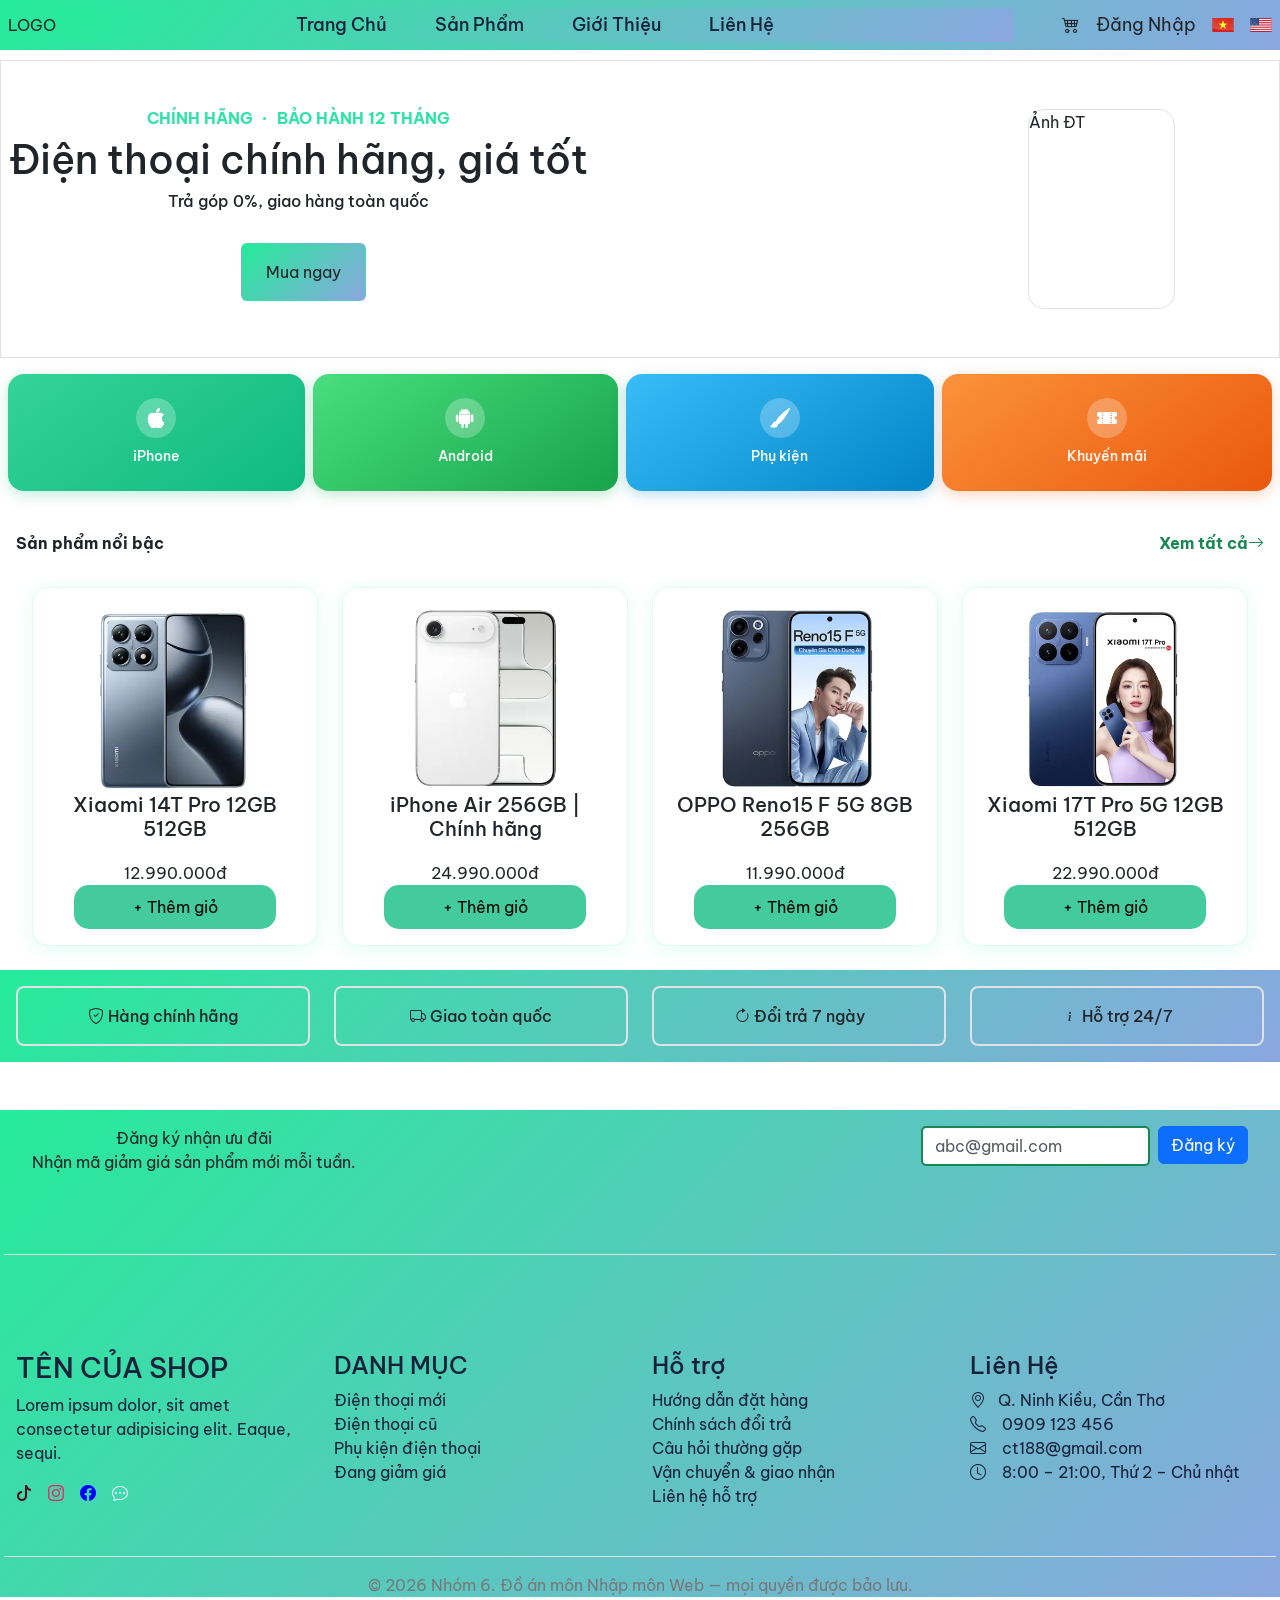
<file: index.html>
<!DOCTYPE html>
<html lang="en">
<head>
    <meta charset="UTF-8">
    <meta name="viewport" content="width=device-width, initial-scale=1.0">
    <title>Trang Chủ</title>
    <!-- bootstrap -->
    <link rel="stylesheet" href="../lib/bootstrap-5.3.8-dist/css/bootstrap.min.css">
    <!-- root css -->
     <link rel="stylesheet" href="../public/css/root.css">
     <!-- home css -->
      <link rel="stylesheet" href="./src/TrangChu/trangchu.css">
     <!-- icon -->
      <link rel="stylesheet" href="../lib/bootstrap-icons-1.13.1/bootstrap-icons.min.css">
      <!-- js -->
       <script src="./lib/bootstrap-5.3.8-dist/js/bootstrap.min.js"></script>
</head>
<body class="bg-white">
   <div class="wrapper">
     <header id="header" class="d-flex justify-content-between align-items-center bg-primary-app px-2 py-2"></header>
    <main id="main" class="">
      <!-- Banner -->
      <div id="banner" class="py-5 px-2 borde border d-md-flex gap-5 justify-content-center justify-content-lg-between align-items-stretch">
        <div class="banner_left position-relative">
          <h6 class="text-center text-primary-app ex-bold">
          <span data-lang="home.banner.tag1">CHÍNH HÃNG</span> 
          <span><i class="bi bi-dot"></i></span> 
          <span data-lang="home.banner.tag2">BẢO HÀNH 12 THÁNG</span> 
          </h6>
          <h1 class="text-center" data-lang="home.banner.title">Điện thoại chính hãng, giá tốt</h1>
          <h6 class="text-center" data-lang="home.banner.subtitle">Trả góp 0%, giao hàng toàn quốc</h6>
          <button class="btn bg-primary-app ms-40 mt-4 px-4 py-3"  tabindex="-1" class=" text-success ex-bold" onclick="{console.log(window.location.pathname = '/src/SanPham/sanpham.html')}" ><span data-lang="home.banner.buyNow"></span></button>
        </div>
        <div class="banner-right  d-none  me-5 flex-grow-1 h-100 bottom-0 d-lg-flex justify-content-end ">
          <div class="contain_img border w-25   me-5 h-500 rounded-4 ">
            Ảnh ĐT
          </div>
        </div>
      </div>

      <!-- Category -->
    <div id="category" class="py-2 my-2 d-flex px-2 gap-2">
    <div class="category_item flex-fill px-2 py-3 px-md-3 py-md-4 d-flex gap-2 flex-column justify-content-center align-items-center rounded-4 category-card card-iphone">
      <div class="category_icon d-flex justify-content-center align-items-center rounded-circle">
        <i class="bi bi-apple fs-5"></i>
      </div>
      <span class="small fw-medium">iPhone</span>
    </div>

    <div class="category_item flex-fill px-2 py-3 px-md-3 py-md-4 d-flex gap-2 flex-column justify-content-center align-items-center rounded-4 category-card card-android">
      <div class="category_icon d-flex justify-content-center align-items-center rounded-circle">
        <i class="bi bi-android2 fs-5"></i>
      </div>
      <span class="small fw-medium">Android</span>
    </div>

    <div class="category_item flex-fill px-2 py-3 px-md-3 py-md-4 d-flex gap-2 flex-column justify-content-center align-items-center rounded-4 category-card card-accessory">
      <div class="category_icon d-flex justify-content-center align-items-center rounded-circle">
        <i class="bi bi-brush-fill fs-5"></i>
      </div>
      <span class="small fw-medium" data-lang="home.category.accessory">Phụ kiện</span>
    </div>

    <div class="category_item flex-fill px-2 py-3 px-md-3 py-md-4 d-flex gap-2 flex-column justify-content-center align-items-center rounded-4 category-card card-promo">
      <div class="category_icon d-flex justify-content-center align-items-center rounded-circle">
        <i class="bi bi-ticket-perforated-fill fs-5"></i>
      </div>
      <span class="small fw-medium" data-lang="home.category.promo">Khuyến mãi</span>
    </div>
    </div>

    <!-- Product -->
     <div id="product" class="px-3 py-4">
        <div class="product_intro d-flex align-items-center justify-content-between mb-3">
          <sapn class="ex-bold" data-lang="home.product.title">Sản phẩm nổi bậc</sapn>
          <span tabindex="-1" class=" text-success ex-bold" onclick="{console.log(window.location.pathname = '/src/SanPham/sanpham.html')}"><span data-lang="home.product.viewAll"></span><i class="bi bi-arrow-right"></i></span>
        </div>
        <div id="container_products" class="px-3"></div>
        <!-- Toast -->
          <div class="toast-container position-fixed top-0 end-0 p-3 ">
          <div id="cartToast" class="toast" role="alert" aria-live="assertive" aria-atomic="true">
          <div  id="toastHeader">
          <strong class="me-auto" id="from"></strong>
          <button type="button" class="btn-close" data-bs-dismiss="toast"></button>
        </div>
        <div class="toast-body" id="toastBody">
        </div>
      </div>
          </div>
     </div>

     <!-- About -->
      <div id="about" class="px-3 d-flex flex-column flex-lg-row gap-15 py-3 bold">
        <!-- <div class="d-none d-lg-block p-3">Vì sao chọn chúng tôi</div> -->
        <div class="row flex-grow-1 justify-content-end g-4 ">
          <div class=" col-6 col-lg-3">
            <section class="text-center border border-2 p-3 rounded-3">
              <i class="bi bi-shield-check"></i>
              <span data-lang="home.about.genuine"></span>
            </section>
          </div>
          <div class=" col-6 col-lg-3">
            <section class="text-center border-2 border p-3 rounded-3">
              <i class="bi bi-truck"></i>
              <span data-lang="home.about.shipping"></span>
            </section>
          </div>
       <div class=" col-6 col-lg-3">
            <section class="text-center border border-2 p-3 rounded-3">
              <i class="bi bi-arrow-clockwise"></i>
              <span data-lang="home.about.return"></span>
            </section>
          </div>
        <div class=" col-6 col-lg-3">
            <section class="text-center border border-2 p-3 rounded-3">
              <i class="bi bi-info"></i>
              <span data-lang="home.about.support"></span>
            </section>
          </div>
        </div>
      </div>
    </main>
  </div>
    <footer id="footer" class="px-3"></footer>
     <div id="bottom-placeholder" class=""></div>
   </div>
</body>
<!-- Load header và mobile nav vao -->
<script src="./components/header/loadHeader.js" type="module"></script>
<script src="../../components/footer/loadFooter.js" type="module"></script>
<script src="./components/bottom_mobile/loadBottomMobile.js"  type="module"></script>
<script src="./src/TrangChu/trangchu.js" type="module"></script>
<script type="module" src="./utils/lang.js"></script>
</html>
</file>
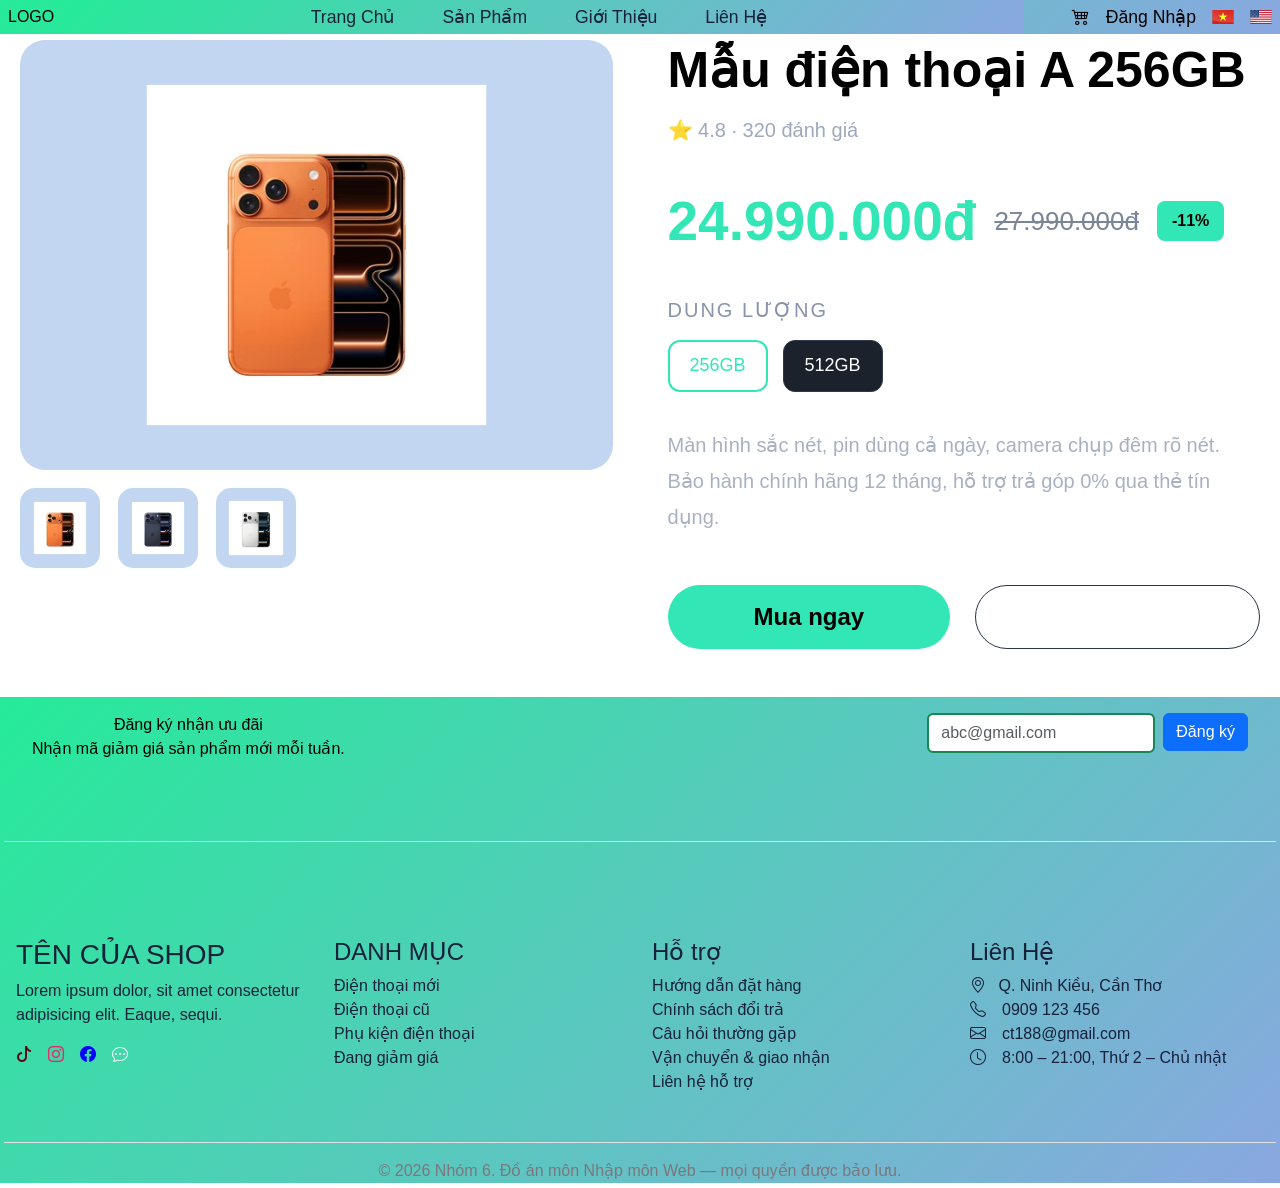
<file: src/chitietsp/chittiet.html>
<!DOCTYPE html>
<html lang="vi">

<head>
    <meta charset="UTF-8">
    <meta name="viewport" content="width=device-width, initial-scale=1.0">

    <title>Chi tiết sản phẩm</title>

    <!-- ================= BOOTSTRAP ================= -->
    <link rel="stylesheet"
        href="../../lib/bootstrap-5.3.8-dist/css/bootstrap.min.css">

    <!-- ================= ROOT CSS ================= -->
    <link rel="stylesheet"
        href="../../public/css/root.css">

    <!-- ================= BOOTSTRAP ICONS ================= -->
    <link rel="stylesheet"
        href="../../lib/bootstrap-icons-1.13.1/bootstrap-icons.min.css">

    <!-- ================= CSS CỦA TRANG ================= -->
    <link rel="stylesheet"
        href="./chitiet.css">

</head>


<body>

    <div class="wrapper">

        <!-- ================= HEADER ================= -->
        <header id="header"
            class="d-flex justify-content-between align-items-center bg-primary-app px-2">
        </header>


        <!-- ================= NỘI DUNG ================= -->
        <main class="product-page">


            <!-- ================= GALLERY ================= -->
            <section class="product-gallery">

                <!-- Ảnh chính -->
                <div class="main-image">

                    <img id="mainImage"
                        src="../../public/imgs/products/sanpham1/i_1.webp"
                        alt="Sản phẩm">

                </div>


                <!-- Ảnh nhỏ -->
                <div class="thumb-list">

                    <img class="thumb active"
                        src="../../public/imgs/products/sanpham1/i_1.webp"
                        alt="Ảnh sản phẩm 1">

                    <img class="thumb"
                        src="../../public/imgs/products/sanpham1/i_2.webp"
                        alt="Ảnh sản phẩm 2">

                    <img class="thumb"
                        src="../../public/imgs/products/sanpham1/i_3.webp"
                        alt="Ảnh sản phẩm 3">

                </div>

            </section>


            <!-- ================= THÔNG TIN SẢN PHẨM ================= -->
            <section class="product-info">

                <h1>
                    Mẫu điện thoại A 256GB
                </h1>


                <!-- Đánh giá -->
                <div class="rating">
                    ⭐ 4.8 · 320 đánh giá
                </div>


                <!-- Giá -->
                <div class="price">

                    <span class="new-price">
                        24.990.000đ
                    </span>

                    <span class="old-price">
                        27.990.000đ
                    </span>

                    <span class="discount">
                        -11%
                    </span>

                </div>


                <!-- Dung lượng -->
                <h3>
                    DUNG LƯỢNG
                </h3>


                <div class="storage">

                    <button>
                        256GB
                    </button>

                    <button>
                        512GB
                    </button>

                </div>


                <!-- Mô tả -->
                <p>
                    Màn hình sắc nét, pin dùng cả ngày,
                    camera chụp đêm rõ nét.
                    Bảo hành chính hãng 12 tháng,
                    hỗ trợ trả góp 0% qua thẻ tín dụng.
                </p>


                <!-- Button -->
                <div class="buttons">

                    <button class="buy-now">
                        Mua ngay
                    </button>

                    <button class="add-cart"
                        id="addCart">
                        Thêm giỏ hàng
                    </button>

                </div>

            </section>

        </main>


        <!-- ================= FOOTER ================= -->
        <footer id="footer"
            class="px-3">
        </footer>


        <!-- ================= BOTTOM MOBILE ================= -->
        <div id="bottom-placeholder"></div>


        <!-- ================= TOAST BOOTSTRAP ================= -->

        <div class="toast-container position-fixed bottom-0 end-0 p-3">

            <div id="cartToast"
                class="toast"
                role="alert"
                aria-live="assertive"
                aria-atomic="true">

                <!-- Header Toast -->
                <div id="toastHeader"
                    class="toast-header">

                    <strong class="me-auto"
                        id="from">
                        Giỏ Hàng
                    </strong>

                    <button type="button"
                        class="btn-close"
                        data-bs-dismiss="toast">
                    </button>

                </div>


                <!-- Nội dung Toast -->
                <div class="toast-body"
                    id="toastBody">

                </div>

            </div>

        </div>

    </div>


    <!-- ================= LOAD COMPONENT ================= -->

    <!-- Header -->
    <script src="../../components/header/loadHeader.js"
        type="module">
    </script>


    <!-- Bottom Mobile -->
    <script src="../../components/bottom_mobile/loadBottomMobile.js"
        type="module">
    </script>


    <!-- Footer -->
    <script src="../../components/footer/loadFooter.js"
        type="module">
    </script>


    <!-- ================= BOOTSTRAP JS ================= -->
    <script src="../../lib/bootstrap-5.3.8-dist/js/bootstrap.bundle.min.js">
    </script>


    <!-- ================= JS CỦA TRANG ================= -->
    <script src="./chitiet.js">
    </script>

</body>

</html>
</file>
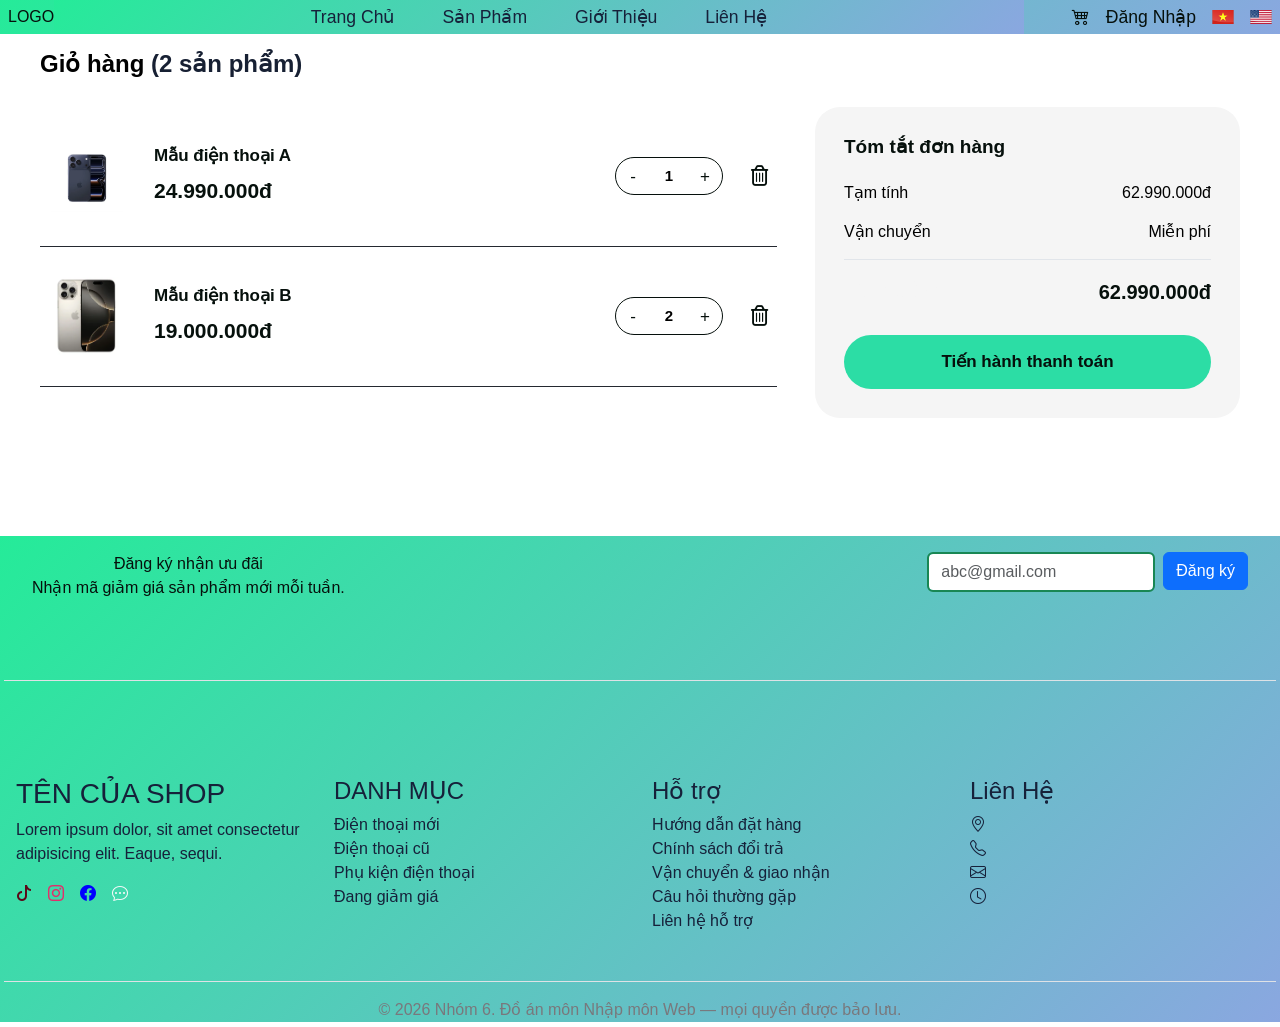
<file: src/giohang/giohang.html>
<!DOCTYPE html>
<html lang="vi">

<head>
    <meta charset="UTF-8">
    <meta name="viewport" content="width=device-width, initial-scale=1.0">

    <title>Giỏ hàng</title>

    <!-- Bootstrap -->
    <link rel="stylesheet" href="../../lib/bootstrap-5.3.8-dist/css/bootstrap.min.css">

    <!-- Root CSS -->
    <link rel="stylesheet" href="../../public/css/root.css">

    <!-- CSS của trang -->
    <link rel="stylesheet" href="./giohang.css">

    <!-- Bootstrap Icons -->
    <link rel="stylesheet" href="../../lib/bootstrap-icons-1.13.1/bootstrap-icons.min.css">

    <!-- Font Awesome -->
    <link rel="stylesheet"
        href="https://cdnjs.cloudflare.com/ajax/libs/font-awesome/6.5.2/css/all.min.css">
</head>

<body>

    <div class="wrapper">

        <!-- ================= HEADER ================= -->
        <header id="header"
            class="d-flex justify-content-between align-items-center bg-primary-app px-2">
        </header>


        <!-- ================= NỘI DUNG ================= -->
        <main class="cart-page">

    <!-- Tiêu đề -->
    <div class="cart-title">
        <h1>Giỏ hàng <span>(2 sản phẩm)</span></h1>
    </div>

    <div class="cart-layout">

        <!-- ================= DANH SÁCH SẢN PHẨM ================= -->
        <section class="cart-products">

            <!-- SẢN PHẨM 1 -->
            <div class="cart-item">

                <div class="product-img">
                    <img src="../../public/imgs/products/sanpham3/i_2.webp"
                        alt="Mẫu điện thoại A">
                </div>

                <div class="product-info">
                    <h2>Mẫu điện thoại A</h2>

                    <div class="price-red">
                        24.990.000đ
                    </div>
                </div>

                <div class="quantity">
                    <button>-</button>
                    <span>1</span>
                    <button>+</button>
                </div>

                <button class="delete-btn">
                    <i class="fa-regular fa-trash-can"></i>
                </button>

            </div>


            <!-- SẢN PHẨM 2 -->
            <div class="cart-item">

                <div class="product-img">
                    <img src="../../public/imgs/products/sanpham18/i_3.webp"
                        alt="Ốp lưng chống sốc">
                </div>

                <div class="product-info">
                    <h2>Mẫu điện thoại B</h2>

                    <div class="price-red">
                        19.000.000đ
                    </div>
                </div>

                <div class="quantity">
                    <button>-</button>
                    <span>2</span>
                    <button>+</button>
                </div>

                <button class="delete-btn">
                    <i class="fa-regular fa-trash-can"></i>
                </button>

            </div>

        </section>


        <!-- ================= TÓM TẮT ĐƠN HÀNG ================= -->
        <aside class="order-summary">

            <h2>Tóm tắt đơn hàng</h2>

            <div class="summary-row">
                <span>Tạm tính</span>
                <strong>0đ</strong>
            </div>

            <div class="summary-row">
                <span>Vận chuyển</span>
                <strong>Miễn phí</strong>
            </div>

            <div class="summary-line"></div>

            <div class="summary-total">
                <span>Tổng cộng</span>
                <strong>25.370.000đ</strong>
            </div>

            <button class="pay-btn">
                Tiến hành thanh toán
            </button>

        </aside>

    </div>

</main>

        <!-- ================= FOOTER ================= -->
        <footer id="footer" class="px-3"></footer>


        <!-- ================= BOTTOM MOBILE ================= -->
        <div id="bottom-placeholder"></div>

    </div>


    <!-- ================= LOAD COMPONENT ================= -->

    <!-- Header -->
    <script src="../../components/header/loadHeader.js"
        type="module"></script>

    <!-- Bottom mobile -->
    <script src="../../components/bottom_mobile/loadBottomMobile.js"
        type="module"></script>

    <!-- Footer -->
    <script src="../../components/footer/loadFooter.js"
        type="module"></script>

    <!-- JS của trang -->
    <script src="./giohang.js"></script>

</body>

</html>
</file>
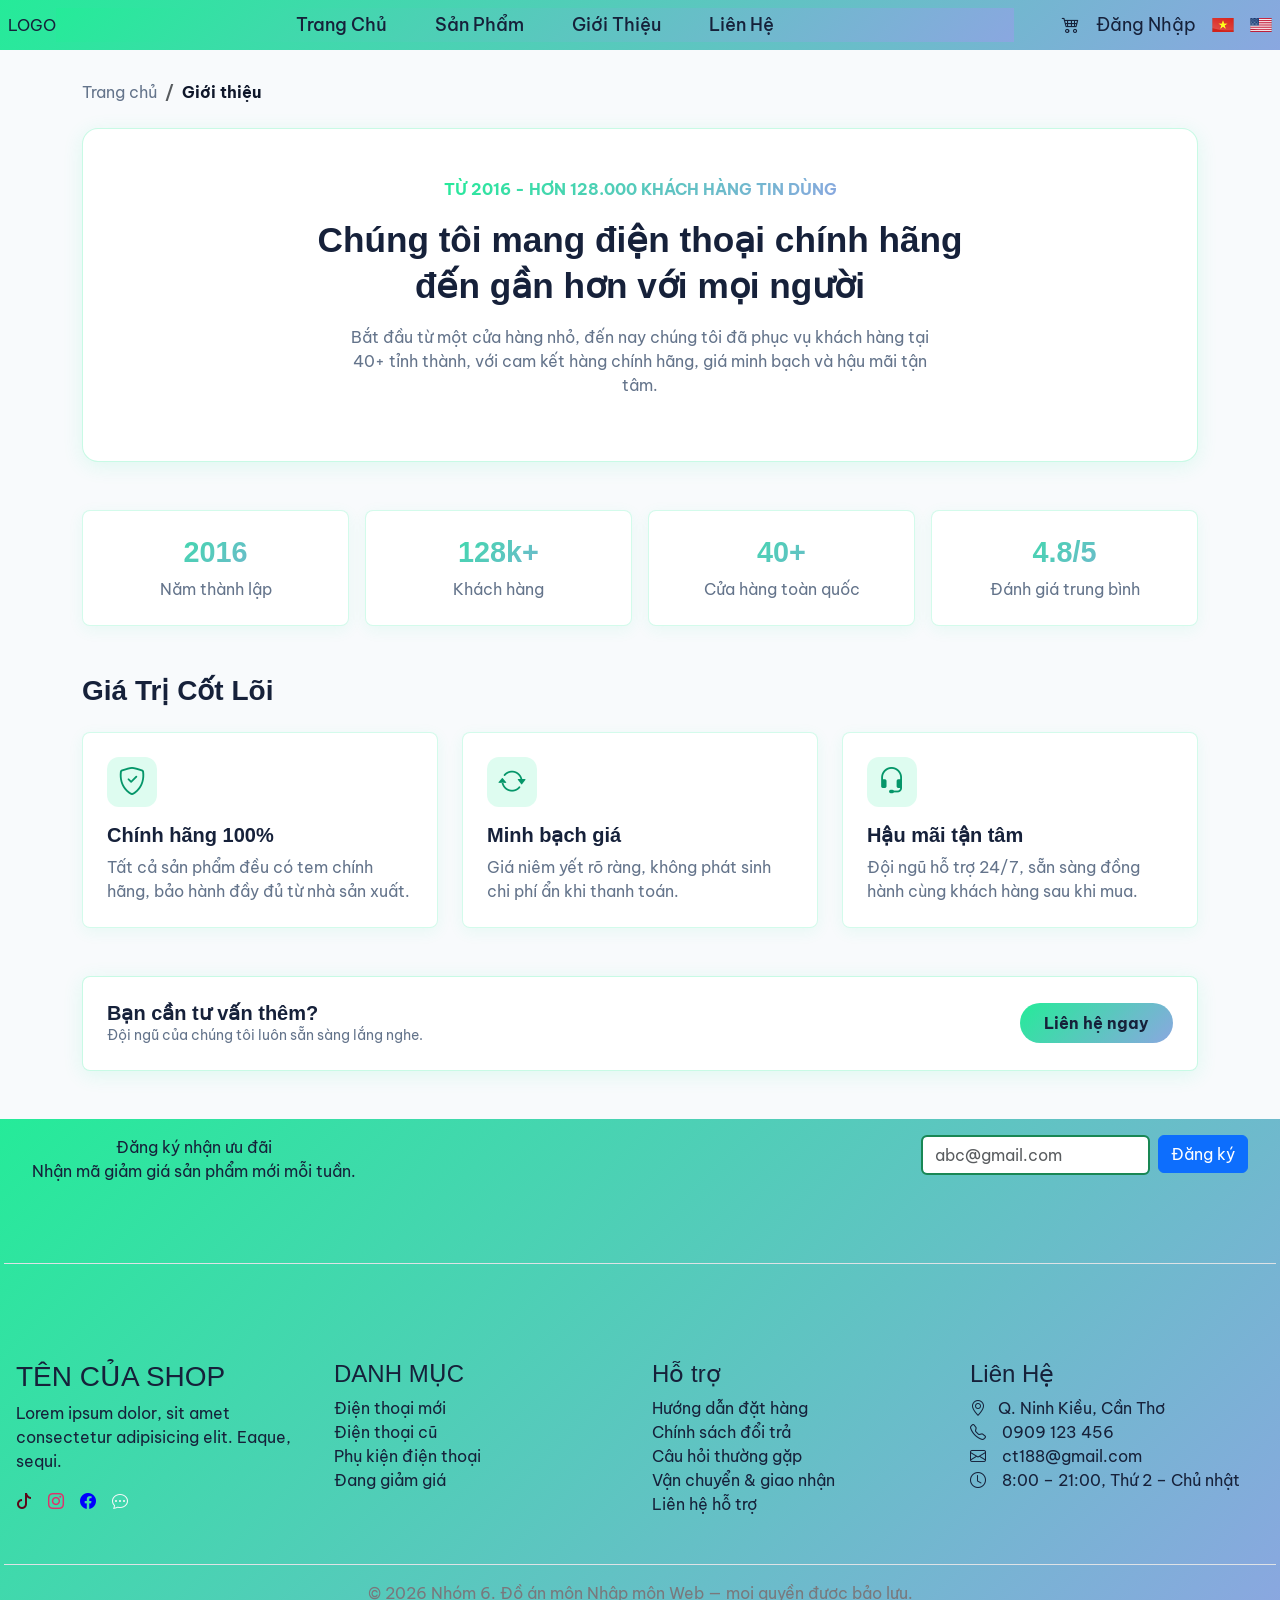
<file: src/Gioithieu/gioithieu.html>
<!DOCTYPE html>
 <html>
<head>
    <meta charset="UTF-8">
    <meta name="viewport" content="width=device-width, initial-scale=1.0">
    <title>Giới Thiệu</title>
     <!-- bootstrap -->
    <link rel="stylesheet" href="../../lib/bootstrap-5.3.8-dist/css/bootstrap.min.css">
    <!-- root css -->
    <link rel="stylesheet" href="../../public/css/root.css">
     <!-- home css -->
    <link rel="stylesheet" href="./gioithieu.css">
    <!-- icon -->
    <link rel="stylesheet" href="../../lib/bootstrap-icons-1.13.1/bootstrap-icons.min.css">
        <!-- js -->
    <script src="../../lib/bootstrap-5.3.8-dist/js/bootstrap.min.js"></script>
</head>
<body>

   <div class="wrapper ">
        <header id="header" class="d-flex justify-content-between align-items-center bg-primary-app p-2"></header>

         <main class="container">
            <!-- Đường dẫn Breadcrumb -->
            <nav class="mb-4">
                <ol class="breadcrumb">
                    <li class="breadcrumb-item"><a href="../../index.html" class="text-secondary">Trang chủ</a></li>
                    <li class="breadcrumb-item text-light">Giới thiệu</li>
                </ol>
            </nav>

            <!-- Khối giới thiệu chính -->
            <section class="intro-banner text-center p-5 mb-5 rounded-4">
                <span class="sub-title text-uppercase fw-bold text-success-app">TỪ 2016 - HƠN 128.000 KHÁCH HÀNG TIN DÙNG</span>
                <h1 class="main-title my-3 text-light fw-bold">Chúng tôi mang điện thoại chính hãng<br>đến gần hơn với mọi người</h1>
                <p class="mx-auto text-secondary" style="max-width: 600px;">
                    Bắt đầu từ một cửa hàng nhỏ, đến nay chúng tôi đã phục vụ khách hàng tại 40+ tỉnh thành, với cam kết hàng chính hãng, giá minh bạch và hậu mãi tận tâm.
                </p>
            </section>

            <!-- Khối Thống kê số liệu  -->
            <section class="row g-3 text-center mb-5">
                <div class="col-6 col-md-3">
                    <div class="stat-card p-4 rounded-3">
                        <h2 class="stat-number fw-bold">2016</h2>
                        <p class="text-secondary m-0">Năm thành lập</p>
                    </div>
                </div>
                <div class="col-6 col-md-3">
                    <div class="stat-card p-4 rounded-3">
                        <h2 class="stat-number fw-bold">128k+</h2>
                        <p class="text-secondary m-0">Khách hàng</p>
                    </div>
                </div>
                <div class="col-6 col-md-3">
                    <div class="stat-card p-4 rounded-3">
                        <h2 class="stat-number fw-bold">40+</h2>
                        <p class="text-secondary m-0">Cửa hàng toàn quốc</p>
                    </div>
                </div>
                <div class="col-6 col-md-3">
                    <div class="stat-card p-4 rounded-3">
                        <h2 class="stat-number fw-bold">4.8/5</h2>
                        <p class="text-secondary m-0">Đánh giá trung bình</p>
                    </div>
                </div>
            </section>

            <!-- Khối Giá trị cốt lõi -->
            <section class="mb-5">
                <h3 class="text-light mb-4 fw-bold">Giá Trị Cốt Lõi</h3>
                <div class="row g-4">
                    
                    <div class="col-12 col-md-4">
                        <div class="value-card p-4 rounded-3">
                            <div class="value-icon mb-3">
                                <i class="bi bi-shield-check fs-3"></i>
                            </div>
                            <h4 class="text-light fw-bold fs-5">Chính hãng 100%</h4>
                            <p class="text-secondary m-0 mt-2">Tất cả sản phẩm đều có tem chính hãng, bảo hành đầy đủ từ nhà sản xuất.</p>
                        </div>
                    </div>
            
                    <div class="col-12 col-md-4">
                        <div class="value-card p-4 rounded-3">
                            <div class="value-icon mb-3">
                                <i class="bi bi-arrow-repeat fs-3"></i>
                            </div>
                            <h4 class="text-light fw-bold fs-5">Minh bạch giá</h4>
                            <p class="text-secondary m-0 mt-2">Giá niêm yết rõ ràng, không phát sinh chi phí ẩn khi thanh toán.</p>
                        </div>
                    </div>
                  
                    <div class="col-12 col-md-4">
                        <div class="value-card p-4 rounded-3">
                            <div class="value-icon mb-3">
                                <i class="bi bi-headset fs-3"></i>
                            </div>
                            <h4 class="text-light fw-bold fs-5">Hậu mãi tận tâm</h4>
                            <p class="text-secondary m-0 mt-2">Đội ngũ hỗ trợ 24/7, sẵn sàng đồng hành cùng khách hàng sau khi mua.</p>
                        </div>
                    </div>
                </div>
            </section>

            <!-- Khối Liên hệ ngay -->
            <section class="cta-section d-flex justify-content-between align-items-center p-4 rounded-3 mb-5">
                <div>
                    <h4 class="text-light fw-bold m-0 fs-5">Bạn cần tư vấn thêm?</h4>
                    <p class="text-secondary m-0 small">Đội ngũ của chúng tôi luôn sẵn sàng lắng nghe.</p>
                </div>
                <a href="../Lienhe/lienhe.html" class="btn btn-cta px-4 py-2 fw-bold">Liên hệ ngay</a>
            </section>
        </main>
        <footer id="footer" class="px-3"></footer>
         <div id="bottom-placeholder" class=""></div>
    </div>

</body>
<script src="../../components/header/loadHeader.js" type="module"></script>
<script src="../../components/footer/loadFooter.js" type="module"></script>
<script src="../../components/bottom_mobile/loadBottomMobile.js"  type="module"></script>
 </html>
</file>
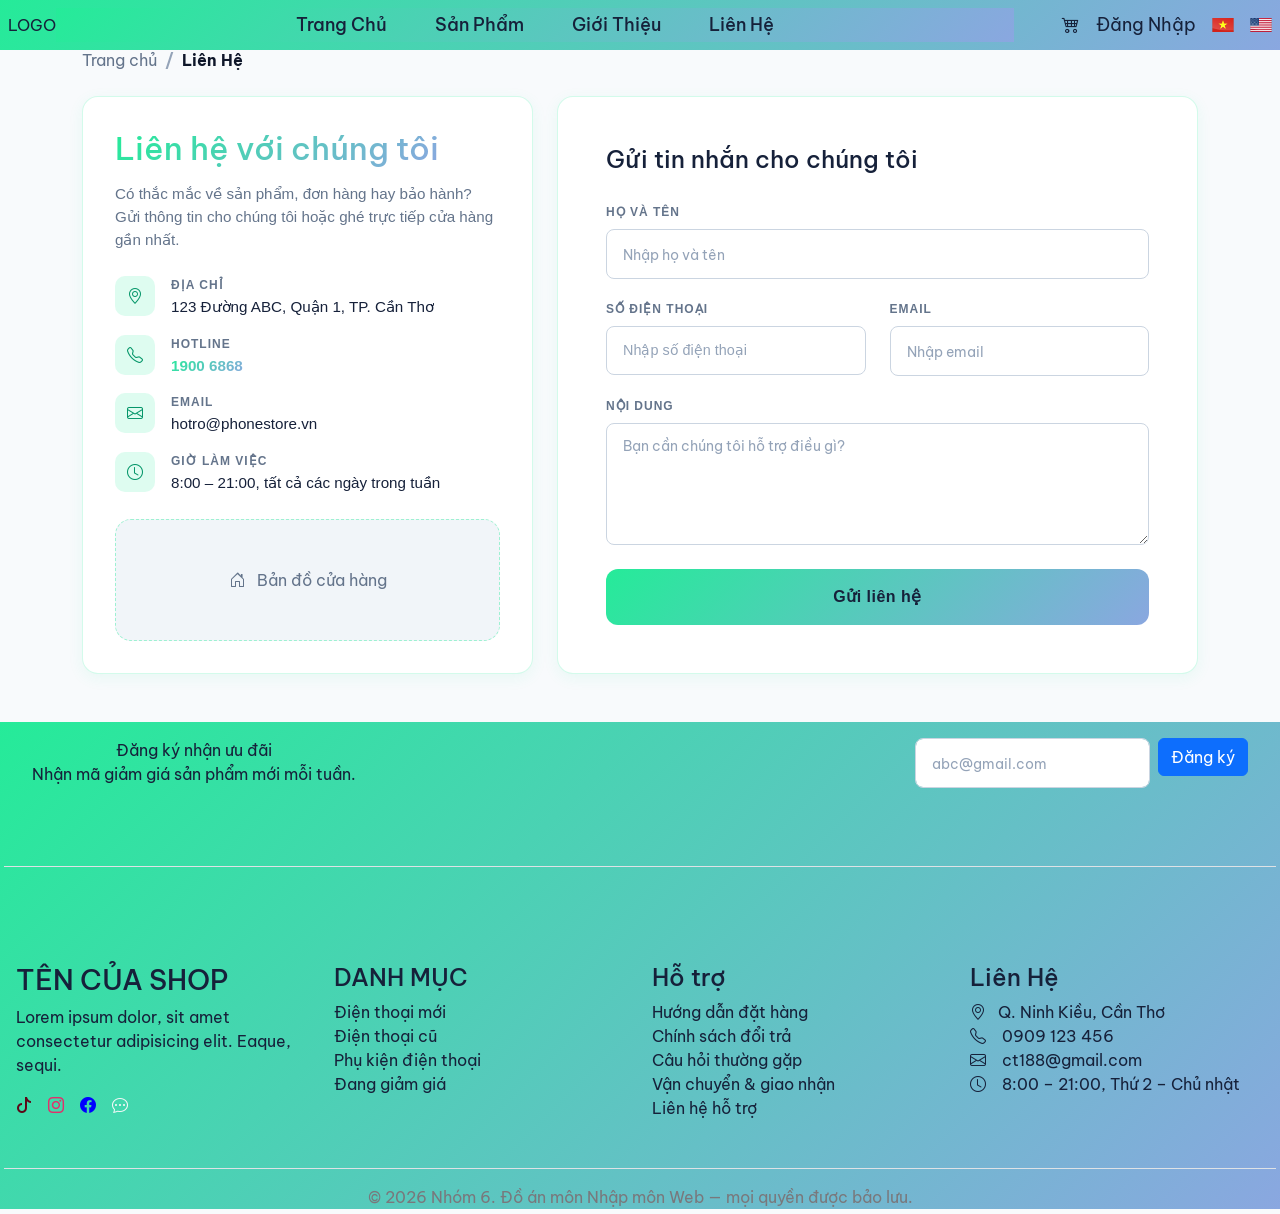
<file: src/Lienhe/lienhe.html>
<!DOCTYPE html>
 <html>
<head>
    <meta charset="UTF-8">
    <meta name="viewport" content="width=device-width, initial-scale=1.0">
    <title>Liên Hệ</title>
     <!-- bootstrap -->
    <link rel="stylesheet" href="../../lib/bootstrap-5.3.8-dist/css/bootstrap.min.css">
    <!-- root css -->
    <link rel="stylesheet" href="../../public/css/root.css">
     <!-- home css -->
    <link rel="stylesheet" href="./lienhe.css">
    <!-- icon -->
    <link rel="stylesheet" href="../../lib/bootstrap-icons-1.13.1/bootstrap-icons.min.css">
    <!-- js -->
    <script src="../../lib/bootstrap-5.3.8-dist/js/bootstrap.min.js"></script>
</head>
<body>

   <div class="wrapper ">
        <header id="header" class="d-flex justify-content-between align-items-center bg-primary-app p-2"></header>

       <main class="container my-4 my-md-5">
          <!-- Đường dẫn Breadcrumb -->
           <nav class="mb-4">
                <ol class="breadcrumb">
                    <li class="breadcrumb-item"><a href="../../index.html" class="text-secondary">Trang chủ</a></li>
                    <li class="breadcrumb-item text-light">Liên Hệ</li>
                </ol>
            </nav>


            <div class="row g-4">
                <div class="col-12 col-md-5">
                    <div class="contact-info-wrap h-100 d-flex flex-column justify-content-between">
                        <div>
                            <h2 class="main-title text-success-app mb-3">Liên hệ với chúng tôi</h2>
                            <p class="text-white-50 mb-4 body-text">
                                Có thắc mắc về sản phẩm, đơn hàng hay bảo hành? Gửi thông tin cho chúng tôi hoặc ghé trực tiếp cửa hàng gần nhất.
                            </p>

                            <!-- Khối Thông tin liên hệ -->
                            <div class="d-flex flex-column gap-3 mb-4">
                                <div class="d-flex align-items-start gap-3">
                                    <div class="value-icon flex-shrink-0"><i class="bi bi-geo-alt"></i></div>
                                    <div>
                                        <small class="text-secondary d-block label-title">ĐỊA CHỈ</small>
                                        <span class="mono-text fw-medium">123 Đường ABC, Quận 1, TP. Cần Thơ</span>
                                    </div>
                                </div>
                                <div class="d-flex align-items-start gap-3">
                                    <div class="value-icon flex-shrink-0"><i class="bi bi-telephone"></i></div>
                                    <div>
                                        <small class="text-secondary d-block label-title">HOTLINE</small>
                                        <span class="mono-text fw-bold text-success-app">1900 6868</span>
                                    </div>
                                </div>
                                <div class="d-flex align-items-start gap-3">
                                    <div class="value-icon flex-shrink-0"><i class="bi bi-envelope"></i></div>
                                    <div>
                                        <small class="text-secondary d-block label-title">EMAIL</small>
                                        <span class="mono-text">hotro@phonestore.vn</span>
                                    </div>
                                </div>
                                <div class="d-flex align-items-start gap-3">
                                    <div class="value-icon flex-shrink-0"><i class="bi bi-clock"></i></div>
                                    <div>
                                        <small class="text-secondary d-block label-title">GIỜ LÀM VIỆC</small>
                                        <span class="mono-text">8:00 – 21:00, tất cả các ngày trong tuần</span>
                                    </div>
                                </div>
                            </div>
                        </div>

                        <!-- Khối bản đồ giả lập -->
                        <div class="map-placeholder d-flex align-items-center justify-content-center py-5 rounded-4 mt-3 mt-md-0">
                            <div class="text-secondary">
                                <i class="bi bi-house-door me-2"></i> Bản đồ cửa hàng
                            </div>
                        </div>
                    </div>
                </div>

                <!-- Form gửi tin nhắn -->
                <div class="col-12 col-md-7">
                    <div class="value-card p-4 p-md-5 rounded-4">
                        <h3 class="h4 mb-4 text-white">Gửi tin nhắn cho chúng tôi</h3>
                        <form id="contactForm" novalidate>
                            <div class="mb-3">
                                <label for="fullName" class="form-label label-title text-secondary">HỌ VÀ TÊN</label>
                                <input type="text" class="form-control" id="fullName" placeholder="Nhập họ và tên" required>
                            </div>

                            <div class="row">
                                <div class="col-12 col-md-6 mb-3">
                                    <label for="phoneNumber" class="form-label label-title text-secondary">SỐ ĐIỆN THOẠI</label>
                                    <input type="tel" class="form-control mono-text" id="phoneNumber" placeholder="Nhập số điện thoại" required>
                                </div>
                                <div class="col-12 col-md-6 mb-3">
                                    <label for="email" class="form-label label-title text-secondary">EMAIL</label>
                                    <input type="email" class="form-control" id="email" placeholder="Nhập email" required>
                                </div>
                            </div>

                            <div class="mb-4">
                                <label for="message" class="form-label label-title text-secondary">NỘI DUNG</label>
                                <textarea class="form-control" id="message" rows="4" placeholder="Bạn cần chúng tôi hỗ trợ điều gì?" required></textarea>
                            </div>

                            <button type="submit" class="btn btn-cta w-100 py-3 fw-bold">Gửi liên hệ</button>
                        </form>
                    </div>
                </div>
            </div>
        </main>
         <footer id="footer" class="px-3"></footer>
         <div id="bottom-placeholder" class=""></div>
    </div>

</body>
<script src="../../components/header/loadHeader.js" type="module"></script>
<script src="../../components/footer/loadFooter.js" type="module"></script>
<script src="../../components/bottom_mobile/loadBottomMobile.js"  type="module"></script>
<script src="./lienhe.js" type="module"></script>
 </html>
</file>
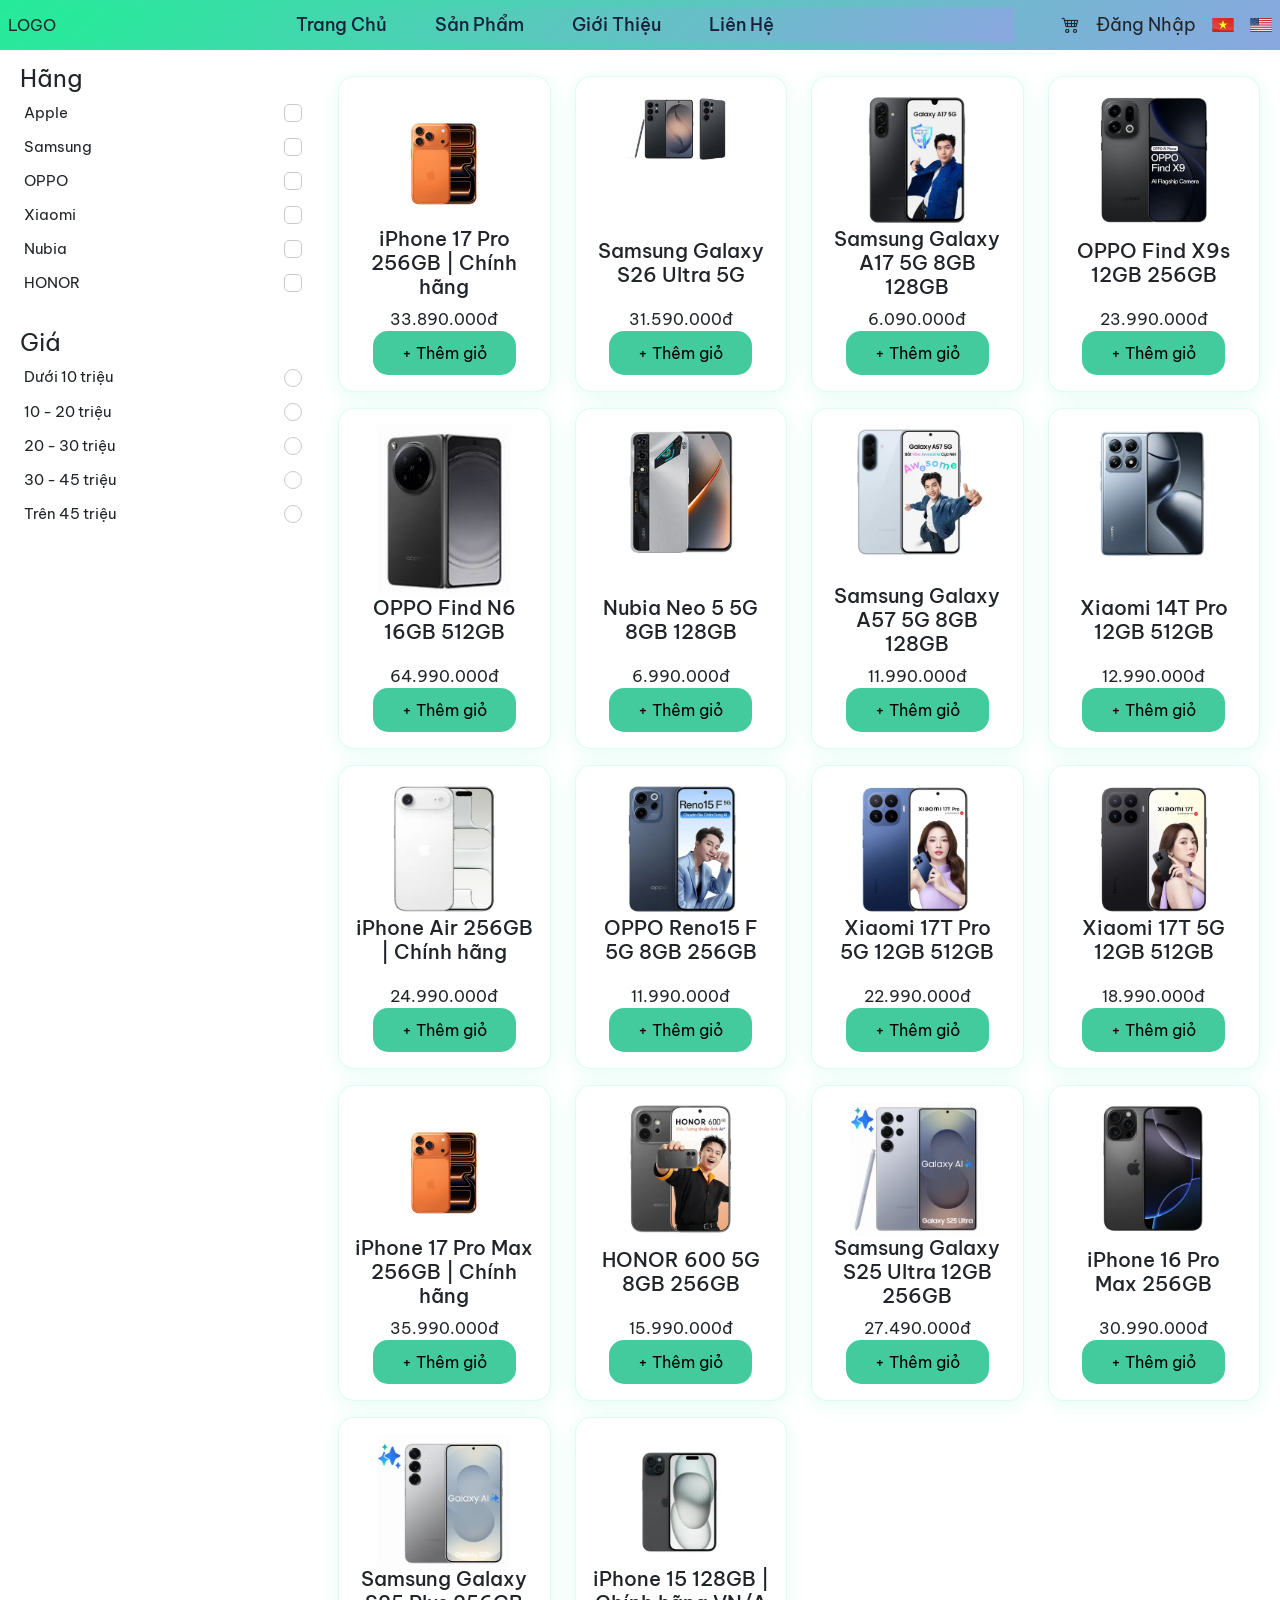
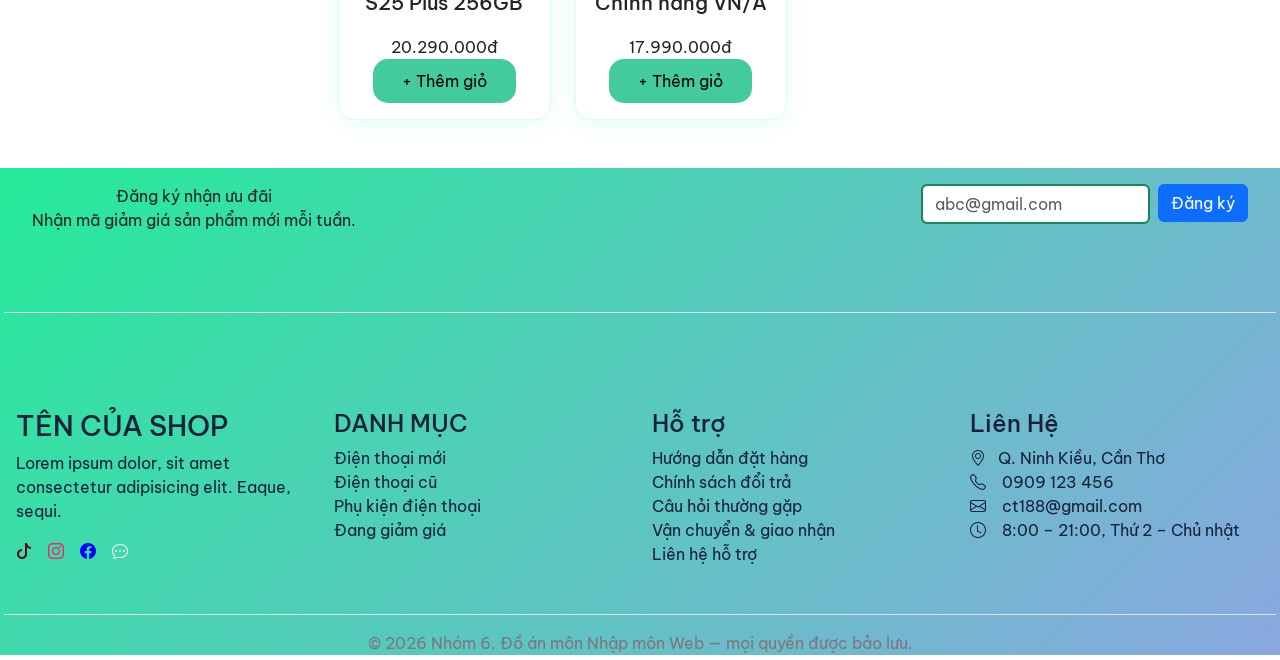
<file: src/SanPham/sanpham.html>
<!DOCTYPE html>
<html lang="en">
<head>
    <meta charset="UTF-8">
    <meta name="viewport" content="width=device-width, initial-scale=1.0">
    <title>Sản Phẩm</title>
    <link rel="stylesheet" href="../../lib/bootstrap-5.3.8-dist/css/bootstrap.min.css">
    <link rel="stylesheet" href="../../public/css/root.css">
    <link rel="stylesheet" href="../../lib/bootstrap-icons-1.13.1/bootstrap-icons.min.css">
    <link rel="stylesheet" href="./sanpham.css">
    <script src="../../lib/bootstrap-5.3.8-dist/js/bootstrap.min.js"></script>
</head>
     <body>
     <div class="wrapper overflow-hidden">

          <header id="header" class="d-flex justify-content-between align-items-center bg-primary-app p-2"></header>

          <main id="main" class="px-3">
          <div class="row">

               <div class="toast-container position-fixed top-0 end-0 p-3">
                    <!-- Toast của bootstrap dung de thong bao -->
                    <div id="cartToast" class="toast" role="alert" aria-live="assertive" aria-atomic="true">
                         <div id="toastHeader">
                              <strong class="me-auto" id="from"></strong>
                              <button type="button" class="btn-close" data-bs-dismiss="toast"></button>
                         </div>
                         <div class="toast-body" id="toastBody"></div>
                    </div>
               </div>

               <!-- data-bs-toggle="offcanvas" và data-bs-target="#filterOffcanvas" ản hiện phần tử có id filterOffcanvas -->
               <button class="btn btn-info d-xl-none mt-3" type="button" data-bs-toggle="offcanvas" data-bs-target="#filterOffcanvas" data-lang="product.filter.title">
               Bộ lọc
               </button>
          <!-- offcanvas-lg class của bootstrap, khi duoi lg sẽ hien duoi dang panel ẩn hiện có overlay -->
          <!-- offcanvas-start trược vào từ bên trái -->
          <!-- style="--bs-offcanvas-width: 80vw;" áp dụng kích thước với phần tử có offcanvas-lg  -->
               <div class="offcanvas-xl offcanvas-start col-xl-3 px-3" tabindex="-1" id="filterOffcanvas" style="--bs-offcanvas-width: 50vw;">
                    <div class="offcanvas-header d-xl-none">
                         <h5 class="offcanvas-title" data-lang="product.filter.title">Bộ lọc</h5>
                         <button type="button" class="btn-close" data-bs-toggle="offcanvas" data-bs-target="#filterOffcanvas"></button>
                    </div>
                    <div class="">
                         <form action="" id="filter_form">
                              <fieldset class="d-flex flex-column">
                                   <legend class="mb-0" data-lang="product.filter.brand">Hãng</legend>
                                   <label class="brand-check">Apple
                                        <input type="checkbox" value="Apple" name="hang">
                                        <span class="checkmark"></span>
                                   </label>
                                   <label class="brand-check">Samsung
                                        <input type="checkbox" value="Samsung" name="hang">
                                        <span class="checkmark"></span>
                                   </label>
                                   <label class="brand-check">OPPO
                                        <input type="checkbox" value="OPPO" name="hang">
                                        <span class="checkmark"></span>
                                   </label>
                                   <label class="brand-check">Xiaomi
                                        <input type="checkbox" value="Xiaomi" name="hang">
                                        <span class="checkmark"></span>
                                   </label>
                                   <label class="brand-check">Nubia
                                        <input type="checkbox" value="Nubia" name="hang">
                                        <span class="checkmark"></span>
                                   </label>
                                   <label class="brand-check">HONOR
                                        <input type="checkbox" value="HONOR" name="hang">
                                        <span class="checkmark"></span>
                                   </label>
                              </fieldset>
                              <fieldset class="mt-4">
                                   <legend class="mb-0" data-lang="product.filter.price">Giá</legend>
                                   <label class="brand-check">
                                       <span data-lang="product.filter.priceUnder10"></span>
                                        <input type="radio" value="0-10000000" name="gia">
                                        <span class="radiomark"></span>
                                   </label>
                                   <label class="brand-check">
                                          <span data-lang="product.filter.price10to20"></span>
                                        <input type="radio" value="10000000-20000000" name="gia">
                                        <span class="radiomark"></span>
                                   </label>
                                   <label class="brand-check">
                                        <span data-lang="product.filter.price20to30"></span>
                                        <input type="radio" value="20000000-30000000" name="gia">
                                        <span class="radiomark"></span>
                                   </label>
                                   <label class="brand-check">
                                        <span data-lang="product.filter.price30to45"></span>
                                        <input type="radio" value="30000000-45000000" name="gia">
                                        <span class="radiomark"></span>
                                   </label>
                                   <label class="brand-check">
                                        <span data-lang="product.filter.priceOver45"></span>
                                        <input type="radio" value="45000000-999999999" name="gia">
                                        <span class="radiomark"></span>
                                   </label>
                              </fieldset>
                         </form>
                    </div>
               </div>

     <div id="container_products" class="px-3 col-xl-9">
     </div>

          </div>

          
          </main>
          
          <footer class="px-3" id="footer">
          
          </footer>
          <div id="bottom-placeholder" class=""></div>
     </div>     

     </body>
<script src="../../components/footer/loadFooter.js" type="module"></script>
<script src="../../components/header/loadHeader.js" type="module"></script>
<script src="../../components/bottom_mobile/loadBottomMobile.js" type="module"></script>
<script src="./sanpham.js" type="module"></script>
<script type="module" src="../../utils/lang.js"></script>

</html>
</file>
<file: public/css/root.css>
/* Variable css */

:root {
  --gradient-primary: linear-gradient(135deg, #25eb99 0%, #8aa7e0 100%);
  --gradient-dark: linear-gradient(135deg, #1E3A8A 0%, #312E81 100%);
  --gradient-glow: linear-gradient(135deg, #3B82F6 0%, #6366F1 50%, #8B5CF6 100%);
  --text-primary:#2FE3A6;
  --text-on-gradient: #16213a;
}

/* Background Color */

.bg-primary-app{
    background: var(--gradient-primary);
    /* background-color: #30e3a6; */
}

/* Font -family */
@font-face {
    font-family: 'Be Vietnam Pro';
    src: url('../../lib/Be_Vietnam_Pro/BeVietnamPro-Regular.ttf') format('truetype');
    font-weight: 400;
    font-style: normal;
}

@font-face {
    font-family: 'Be Vietnam Pro';
    src: url('../../lib/Be_Vietnam_Pro/BeVietnamPro-Medium.ttf') format('truetype');
    font-weight: 500;
    font-style: normal;
}

@font-face {
    font-family: 'Be Vietnam Pro';
    src: url('../../lib/Be_Vietnam_Pro/BeVietnamPro-Bold.ttf') format('truetype');
    font-weight: 700;
    font-style: normal;
}
/* ---Generic--- */
body {
    font-family: "Be Vietnam Pro", sans-serif;
}

a{
    text-decoration: none !important;
    color: inherit;
}
ul{
    padding: 0;
    margin: 0;
}
li{
    list-style: none;
}

#header{
    position: fixed;
    top: 0;
    left: 0;
    right: 0;
    z-index: 100;
}
#main{
    margin-top: 60px;
}

footer{
  margin: 5px 0;
  background: var(--gradient-primary);
}
#bottom-placeholder{
    margin-top: 60px;
}
/* Tranfrom */
.translate-full-x { 
    transform: translateX(-100vw);
 }

.translate-0-x{
    transform: translateX(0);
}

/* Cursor */
.cursor-pointer{
    cursor: pointer;
}

/* -----wrapper-------- */
.wrapper{
    /* padding-left: 12px;
    padding-right: 12px; */
    /* padding-top: 4px; */
}

/* Transition */
.transition{
    transition: all 0.3s ease-in-out;
}

/* Overlay */
.overlay {
    position: fixed;
    inset: 0;
    z-index: 99;
    background: rgba(13, 20, 27, 0.6);
}

/* Z-index */
.z-100{
    z-index: 100;
}

.z-99{
    z-index: 99;
}
/* --------------Font size mobile ----------*/
.fs-sm{
    font-size: 2rem;
}

.fs-esm{
    font-size: 0.8rem;
  }

/* ---Text Color--- */
.text-primary-app{
    color: var(--text-primary);
}
.text-gray{
    color: #79787c;
}
  /* text-color */
  .text-blue{
    color: blue !important;
  }
  .text-insta{
    color: #E1306C;   
  }
  .text-tik{
    color: #5c0718; 
  }

  .text-navy{
    color: var(--text-on-gradient) !important;
  }

/* Font weight */
.bold{
    font-weight: 500;
}
.ex-bold{
    font-weight: 700;
}

/* ---Position---- */
.top-80{
    top: 80%;
}


/* Padding */
.py-6{
    padding-top: 24px;
    padding-bottom: 24px;
}
/* Margin */
.ms-40{
    margin-left: 40%;
}


/* Sizing */
.h-500{
    height: 200px;
}

/*  */
 /* bg-color */
  .bg-md-transparent{
    background-color: unset !important;
  }

  .bg-gray{
    background-color: rgba(118, 116, 116, 0.83) !important;
  }

  .bg-green{
    background-color: rgb(109, 219, 164) !important;
  }


  /*Flex  */
  .gap-15{
    gap: 60px;
  }



/* -------Product------  */
.product_card {
  background: #ffffff;
  border-radius: 16px;
  padding: 16px;
  box-shadow: 0 4px 20px rgba(37, 235, 153, 0.12);
  border: 1px solid rgba(37, 235, 153, 0.15);
  transition: transform 0.25s ease, box-shadow 0.25s ease;
}

.product_card:hover {
  transform: translateY(-4px);
  box-shadow: 0 10px 58px rgba(8, 60, 142, 0.2);
  border-color: transparent;
}
.product_card:hover{
  transform: scale(1.03);
  box-shadow: 0 8px 28px rgba(59, 130, 246, 0.2);
  border-color: transparent;
}

.product_card + .product_card{
  margin-top: 10px;
}

.product-title{
  min-height: 60px;
}
.buy_btn{
  width: 80%;
  padding: 10px;
  border: none;
  border-radius: 15px;
  outline: none;
  background: #43cb9e;
}
/* -------Responsive------------- */

@media (min-width:650px){
    .fs-mid{
    font-size: 1.0rem;
    }

    .flex-mid-col{
        flex-direction: column;
    }
    .d-mid-none{
        display: none !important;
    }

}


@media (min-width: 768px) {
  .position-md-static {
    position: static !important;
  }

  .position-md-fixed {
    position: fixed !important;
  }

  .position-md-relative{
        position: relative !important;
    }

    /* translate */
  .translateX-md-0{
    transform: translateX(0) !important;
  }

  .w-md-100{
    width: 100% !important;
  }

 
  /* -----Wrapper */
  .wrapper{
    /* padding: 10px 15px; */

  }
  /* Font size > mobile */
  .fs-md{
    font-size: 1.1rem;
  }
    #bottom-placeholder{
    margin: 0;
  }
  
}



@media (min-width: 992px) {
  .position-lg-fixed {
    position: fixed !important;
  }

}
</file>
<file: src/TrangChu/trangchu.css>
.category-card {
  cursor: pointer;
  color: #fff;
  box-shadow: 0 4px 14px rgba(0, 0, 0, 0.12);
  transition: transform 0.2s ease, box-shadow 0.2s ease;
}

.category-card:hover {
  transform: translateY(-4px);
}

.category-card i,
.category-card span {
  color: #fff;
}

.category_icon {
  width: 40px;
  height: 40px;
  flex-shrink: 0;
  background: rgba(255, 255, 255, 0.25);
}

/* Mỗi category một tông màu riêng để dễ phân biệt */
.card-iphone {
  background: linear-gradient(145deg, #34d399, #10b981);
  box-shadow: 0 4px 14px rgba(16, 185, 129, 0.25);
}
.card-iphone:hover { box-shadow: 0 8px 20px rgba(16, 185, 129, 0.35); }

.card-android {
  background: linear-gradient(145deg, #4ade80, #16a34a);
  box-shadow: 0 4px 14px rgba(22, 163, 74, 0.25);
}
.card-android:hover { box-shadow: 0 8px 20px rgba(22, 163, 74, 0.35); }

.card-accessory {
  background: linear-gradient(145deg, #38bdf8, #0284c7);
  box-shadow: 0 4px 14px rgba(2, 132, 199, 0.25);
}
.card-accessory:hover { box-shadow: 0 8px 20px rgba(2, 132, 199, 0.35); }

.card-promo {
  background: linear-gradient(145deg, #fb923c, #ea580c);
  box-shadow: 0 4px 14px rgba(234, 88, 12, 0.25);
}
.card-promo:hover { box-shadow: 0 8px 20px rgba(234, 88, 12, 0.35); }

/*  */


.containDesc{
  text-align: center;
}

#about{
  background: var(--gradient-primary);
}

#box_email{
  border-radius: 5px;
  outline: none;
}
</file>
<file: src/chitietsp/chitiet.css>
/* =========================
   PRODUCT PAGE
========================= */
body{
    margin:0;
    background:#fff;
    color:#000;
    font-family:Arial, Helvetica, sans-serif;
}

.product-page{
    max-width:1400px;
    margin:40px auto;
    padding:0 20px;

    display:grid;
    grid-template-columns:1fr 1fr;
    gap:55px;
}

/* =========================
   GALLERY
========================= */

.product-gallery .main-image{
    width:100%;
    height:430px;
    background:#c3d6f1;
    border-radius:25px;

    display:flex;
    justify-content:center;
    align-items:center;
}

.product-gallery .main-image img{
    max-width:85%;
    max-height:85%;
}

.thumb-list{
    margin-top:18px;
    display:flex;
    gap:18px;
}

.thumb-list img{
    width:80px;
    height:80px;
    background:#c3d6f1;
    border-radius:15px;
    padding:10px;
    object-fit:contain;
    cursor:pointer;
    border:2px solid transparent;
    transition:.3s;
}

.thumb-list img:hover{
    border-color:#32e6b5;
}

/* =========================
   PRODUCT INFO
========================= */

.product-info h1{
    margin:0;
    font-size:50px;
    font-weight:700;
}

.rating{
    margin-top:15px;
    color:#9ea9bb;
    font-size:20px;
}

.price{
    margin:35px 0;

    display:flex;
    align-items:center;
    gap:18px;
    flex-wrap:wrap;
}

.new-price{
    font-size:55px;
    font-weight:bold;
    color:#32e6b5;
}

.old-price{
    color:#7a8598;
    text-decoration:line-through;
    font-size:26px;
}

.discount{
    background:#32e6b5;
    color:#000;
    padding:8px 15px;
    border-radius:8px;
    font-weight:700;
}

.product-info h3{
    margin:35px 0 18px;
    color:#8894aa;
    letter-spacing:2px;
    font-size:20px;
}

.storage{
    display:flex;
    gap:15px;
}

.storage button{
    width:100px;
    height:52px;

    background:#1b222c;
    color:#fff;

    border:1px solid #2f3948;
    border-radius:12px;

    font-size:18px;
    cursor:pointer;
    transition:.3s;
}

.storage button:hover,
.storage button:first-child{
    background:transparent;
    border:2px solid #32e6b5;
    color:#32e6b5;
}

.product-info p{
    margin:35px 0 50px;
    color:#a8b1c1;
    line-height:1.8;
    font-size:20px;
}

/* =========================
   BUTTONS
========================= */

.buttons{
    display:flex;
    gap:25px;
}

.buy-now,
.add-cart{

    flex:1;

    height:64px;

    border-radius:40px;

    font-size:24px;
    font-weight:700;
    cursor:pointer;
    transition:.3s;
}

.buy-now{
    background:#32e6b5;
    color:#000;
    border:none;
}

.buy-now:hover{
    background:#28c79b;
}

.add-cart{
    background:transparent;
    color:#fff;
    border:1px solid #2b3442;
}

.add-cart:hover{
    border-color:#32e6b5;
    color:#32e6b5;
}

/* =========================
   RESPONSIVE
========================= */

@media(max-width:992px){

    .product-page{
        grid-template-columns:1fr;
    }

    .buttons{
        flex-direction:column;
    }

    .product-info h1{
        font-size:36px;
    }

    .new-price{
        font-size:40px;
    }

}
</file>
<file: src/giohang/giohang.css>
/* =========================
   RESET
========================= */

* {
    margin: 0;
    padding: 0;
    box-sizing: border-box;
}

body {
    background: #fff;
    color: #06100c;
    font-family: Arial, Helvetica, sans-serif;
}


/* =========================
   CART PAGE
========================= */

.cart-page {
    max-width: 1475px;
    margin: 0 auto;
    padding: 50px 40px 70px;
}


/* =========================
   TITLE
========================= */

.cart-title {
    margin-bottom: 28px;
}

.cart-title h1 {
    font-size: 24px;
    font-weight: 700;
    color: #000;
}

.cart-title h1 span {
    color: #172033;
}


/* =========================
   LAYOUT
========================= */

.cart-layout {
    display: grid;
    grid-template-columns: minmax(0, 1fr) 425px;
    gap: 38px;
    align-items: start;
}


/* =========================
   PRODUCTS
========================= */

.cart-products {
    width: 100%;
}


/* =========================
   CART ITEM
========================= */

.cart-item {
    min-height: 140px;
    display: flex;
    align-items: center;
    gap: 20px;

    padding: 18px 0;

    border-bottom: 1px solid #242930;
}


/* =========================
   PRODUCT IMAGE
========================= */

.product-img {
    width: 94px;
    height: 94px;

    flex-shrink: 0;

    display: flex;
    justify-content: center;
    align-items: center;

    background: #fff;
    border-radius: 17px;
    overflow: hidden;
}

.product-img img {
    width: 78px;
    height: 78px;

    object-fit: contain;
}


/* =========================
   PRODUCT INFO
========================= */

.product-info {
    flex: 1;
    min-width: 0;
}

.product-info h2 {
    margin-bottom: 8px;

    font-size: 17px;
    font-weight: 700;

    color: #06100c;
}

.price-red {
    color: #06100c;
    font-size: 21px;
    font-weight: 700;
}


/* =========================
   QUANTITY
========================= */

.quantity {
    display: flex;
    align-items: center;

    width: 108px;
    height: 38px;

    border: 1px solid #06100c;
    border-radius: 22px;

    overflow: hidden;
}

.quantity button {
    width: 34px;
    height: 100%;

    border: none;
    background: transparent;

    color: #06100c;
    font-size: 17px;

    cursor: pointer;
}

.quantity button:hover {
    color: #20e3a3;
}

.quantity span {
    flex: 1;

    text-align: center;

    color: #000;
    font-size: 15px;
    font-weight: 600;
}


/* =========================
   DELETE
========================= */

.delete-btn {
    width: 34px;
    height: 40px;

    border: none;
    background: transparent;

    color: #06100c;
    font-size: 20px;

    cursor: pointer;
}

.delete-btn:hover {
    color: #ff5d5d;
}


/* =========================
   ORDER SUMMARY
========================= */

.order-summary {
    background: #f5f5f5;

    border-radius: 25px;

    padding: 29px;
}

.order-summary h2 {
    margin-bottom: 22px;

    font-size: 19px;
    font-weight: 700;

    color: #06100c;
}


/* =========================
   SUMMARY ROW
========================= */

.summary-row {
    display: flex;
    justify-content: space-between;
    align-items: center;

    margin-bottom: 15px;

    color: #000;
    font-size: 16px;
}

.summary-row strong {
    color: #000;
    font-weight: 400;
}


/* =========================
   DIVIDER
========================= */

.summary-line {
    width: 100%;
    height: 1px;

    background: #e1e5ea;

    margin: 13px 0 17px;
}


/* =========================
   TOTAL
========================= */

.summary-total {
    display: flex;
    justify-content: space-between;
    align-items: center;

    margin-bottom: 28px;
}

.summary-total span {
    font-size: 19px;
    font-weight: 700;
    color: #f5f5f5;
}

.summary-total strong {
    color: #06100c;

    font-size: 20px;
    font-weight: 700;
}


/* =========================
   PAYMENT BUTTON
========================= */

.pay-btn {
    width: 100%;
    height: 54px;

    border: none;
    border-radius: 30px;

    background: #2cdda5;
    color: #06100c;

    font-size: 17px;
    font-weight: 700;

    cursor: pointer;

    transition: 0.2s;
}

.pay-btn:hover {
    background: #20c993;
    transform: translateY(-1px);
}


/* =========================
   RESPONSIVE
========================= */

@media (max-width: 992px) {

    .cart-page {
        padding: 35px 25px 50px;
    }

    .cart-layout {
        grid-template-columns: 1fr;
    }

    .order-summary {
        width: 100%;
    }
}


@media (max-width: 600px) {

    .cart-page {
        padding: 25px 15px 40px;
    }

    .cart-title h1 {
        font-size: 21px;
    }

    .cart-item {
        gap: 12px;
    }

    .product-img {
        width: 75px;
        height: 75px;
        border-radius: 14px;
    }

    .product-img img {
        width: 60px;
        height: 60px;
    }

    .product-info h2 {
        font-size: 14px;
    }

    .price-red {
        font-size: 17px;
    }

    .quantity {
        width: 90px;
        height: 34px;
    }

    .quantity button {
        width: 28px;
    }

    .delete-btn {
        font-size: 17px;
    }

    .order-summary {
        padding: 22px;
        border-radius: 20px;
    }
}
</file>
<file: src/Gioithieu/gioithieu.css>
/* =========================================================
   GIAO DIỆN SÁNG (LIGHT MODE) TƯƠNG THÍCH VỚI ROOT.CSS
   ========================================================= */

/* 1. Nền trang sáng & chữ tối */
body {
    background-color: #f8fafc;
    color: #16213a;
    margin: 0;
}

main {
    margin-top: 80px; 
}

/* Ghi đè các class text-light của Bootstrap trong HTML sang màu tối */
main .text-light {
    color: #16213a !important;
}

main .text-secondary {
    color: #64748b !important;
}

/* Breadcrumb */
.breadcrumb-item a {
    color: #64748b !important;
}

.breadcrumb-item.text-light {
    color: #0f172a !important;
    font-weight: 600;
}

/* --- BANNER CHÍNH --- */
.intro-banner {
    background-color: #ffffff;
    border: 1px solid rgba(37, 235, 153, 0.25); 
    box-shadow: 0 4px 20px rgba(37, 235, 153, 0.12);
}

.text-success-app {
    background: var(--gradient-primary);
    -webkit-background-clip: text;
    background-clip: text;
    -webkit-text-fill-color: transparent;
    display: inline-block;
}

.main-title {
    font-size: 2.2rem;
    line-height: 1.3;
    color: #16213a;
}

/* --- KHỐI THỐNG KÊ --- */
.stat-card {
    background-color: #ffffff;
    border: 1px solid rgba(37, 235, 153, 0.2); 
    box-shadow: 0 4px 15px rgba(37, 235, 153, 0.08);
    transition: transform 0.25s ease;
}

.stat-card:hover {
    transform: translateY(-4px);
}

.stat-number {
    font-size: 1.8rem;
    background: var(--gradient-primary);
    -webkit-background-clip: text;
    background-clip: text;
    -webkit-text-fill-color: transparent;
}

/* --- KHỐI GIÁ TRỊ CỐT LÕI --- */
.value-card {
    background-color: #ffffff;
    border: 1px solid rgba(37, 235, 153, 0.2);
    box-shadow: 0 4px 15px rgba(37, 235, 153, 0.08);
    transition: transform 0.25s ease;
}

.value-card:hover {
    transform: translateY(-4px);
}

.value-icon {
    width: 50px;
    height: 50px;
    background-color: rgba(37, 235, 153, 0.15); 
    display: flex;
    align-items: center;
    justify-content: center;
    border-radius: 12px;
}

.value-icon i {
    color: #059669 !important;
}

/* --- KHỐI LIÊN HỆ --- */
.cta-section {
    background-color: #ffffff;
    border: 1px solid rgba(37, 235, 153, 0.25);
    box-shadow: 0 4px 20px rgba(37, 235, 153, 0.12);
}

.btn-cta {
    background: var(--gradient-primary);
    color: #16213a !important; 
    border: none;
    border-radius: 30px;
    font-weight: 600;
    transition: transform 0.2s ease;
}

.btn-cta:hover {
    transform: scale(1.05);
}

h1, h2, h3, h4, h5, h6, .main-title {
    font-family: 'Space Grotesk', sans-serif;
}
</file>
<file: src/Lienhe/lienhe.css>
/* =========================================================
   LIÊN HỆ - CHUYỂN SANG LIGHT MODE ĐỒNG BỘ VỚI ROOT.CSS
   ========================================================= */

/* 1. Nền trang sáng & chữ tối */
body {
    background-color: #f8fafc; 
    color: #16213a;
    margin: 0;
}

main {
    margin-top: 80px; 
}

/* Ghi đè các class chữ sáng của Bootstrap trong HTML sang màu tối */
main .text-light,
main .text-white,
main h3.text-white {
    color: #16213a !important;
}

main .text-white-50,
main .text-secondary {
    color: #64748b !important;
}

/* --- Breadcrumb --- */
.breadcrumb-item a {
    color: #64748b !important;
}

.breadcrumb-item.text-light {
    color: #0f172a !important;
    font-weight: 600;
}

.breadcrumb-item + .breadcrumb-item::before {
    color: #94a3b8;
}

/* --- Định dạng chữ --- */
.label-title {
    font-family: 'Space Grotesk', sans-serif;
    font-size: 0.75rem;
    letter-spacing: 1px;
    font-weight: 600;
}

.body-text {
    font-family: 'Inter', sans-serif;
    font-size: 0.95rem;
}

.mono-text {
    font-family: 'JetBrains Mono', sans-serif;
    font-size: 0.95rem;
    color: #16213a;
}

.text-success-app {
    background: var(--gradient-primary);
    -webkit-background-clip: text;
    background-clip: text;
    -webkit-text-fill-color: transparent;
    display: inline-block;
}

/* --- Khối Thông Tin Liên Hệ --- */
.contact-info-wrap {
    background-color: #ffffff;
    padding: 2rem;
    border-radius: 16px;
    border: 1px solid rgba(37, 235, 153, 0.2);
    box-shadow: 0 4px 15px rgba(37, 235, 153, 0.08);
}

.value-icon {
    width: 40px;
    height: 40px;
    background-color: rgba(37, 235, 153, 0.15); 
    display: flex;
    align-items: center;
    justify-content: center;
    border-radius: 10px;
}

.value-icon i {
    color: #059669 !important;
}

/* --- Khối Bản Đồ Giả Lập --- */
.map-placeholder {
    background-color: #f1f5f9;
    border: 1px dashed rgba(37, 235, 153, 0.4);
    cursor: pointer;
    transition: all 0.3s ease;
}

.map-placeholder:hover {
    border-color: #25eb99;
    background-color: #e2e8f0;
}

/* --- Khối Form Nhập Liệu --- */
.value-card {
    background-color: #ffffff;
    border: 1px solid rgba(37, 235, 153, 0.2);
    box-shadow: 0 4px 15px rgba(37, 235, 153, 0.08);
}

.form-control {
    background-color: #ffffff !important;
    border: 1px solid #cbd5e1 !important;
    color: #16213a !important;
    border-radius: 8px;
    padding: 12px 16px;
    transition: all 0.2s ease-in-out;
}

.form-control:focus {
    border-color: #25eb99 !important;
    box-shadow: 0 0 0 3px rgba(37, 235, 153, 0.2) !important;
    outline: none;
}

.form-control::placeholder {
    color: #94a3b8;
    font-size: 0.9rem;
}

/* --- Nút Bấm --- */
.btn-cta {
    background: var(--gradient-primary); 
    color: #16213a !important;
    border: none;
    border-radius: 12px; 
    font-family: 'Space Grotesk', sans-serif;
    letter-spacing: 0.5px;
    font-weight: 700;
    transition: all 0.2s ease;
}

.btn-cta:hover {
    background: #1fca82;
    transform: translateY(-2px);
    box-shadow: 0 4px 12px rgba(37, 235, 153, 0.25);
}

.btn-cta:active {
    transform: translateY(0);
}

/* Xử lý Autofill trình duyệt giữ nguyên nền trắng */
input:-webkit-autofill,
input:-webkit-autofill:hover, 
input:-webkit-autofill:focus,
textarea:-webkit-autofill,
textarea:-webkit-autofill:hover,
textarea:-webkit-autofill:focus {
    -webkit-text-fill-color: #16213a !important;
    -webkit-box-shadow: 0 0 0px 1000px #ffffff inset !important;
    transition: background-color 5000s ease-in-out 0s;
}
</file>
<file: src/SanPham/sanpham.css>
/* sytle check box hang */
.brand-check{
  position:relative;
  display:flex;
  justify-content:space-between;
  align-items:center;
  padding:6px 4px;
  cursor:pointer;
  user-select:none;
  font-size:0.92rem;
}
.brand-check input{
  position:absolute;
  opacity:0;
  cursor:pointer;
}
.checkmark{
  width:18px; height:18px;
  border:1.5px solid #c9c9c9;
  border-radius:5px;
  flex-shrink:0;
  transition:all .15s ease;
  position:relative;
}
.brand-check input:checked ~ .checkmark{
  background:#fff;
  border-color:#fff;
}
.brand-check input:checked ~ .checkmark::after{
  content:"";
  position:absolute;
  left:5px; top:1px;
  width:5px; height:10px;
  border:solid white;
  border-width:0 2px 2px 0;
  transform:rotate(45deg);
}

/* style input radio gia */
.brand-check{
  position:relative;
  display:flex;
  justify-content:space-between;
  align-items:center;
  padding:6px 4px;
  cursor:pointer;
  user-select:none;
  font-size:0.92rem;
}
.brand-check input{
  position:absolute;
  opacity:0;
  cursor:pointer;
}
.radiomark{
  width:18px; height:18px;
  border:1.5px solid #c9c9c9;
  border-radius:50%; /* tròn thay vì bo góc */
  flex-shrink:0;
  transition:all .15s ease;
  position:relative;
}
.brand-check input:checked ~ .radiomark{
  border-color:#25eb99;
}
.brand-check input:checked ~ .radiomark::after{
  content:"";
  position:absolute;
  top:3px; left:3px;
  width:10px; height:10px;
  border-radius:50%;
  background:#25eb99;
}
</file>
